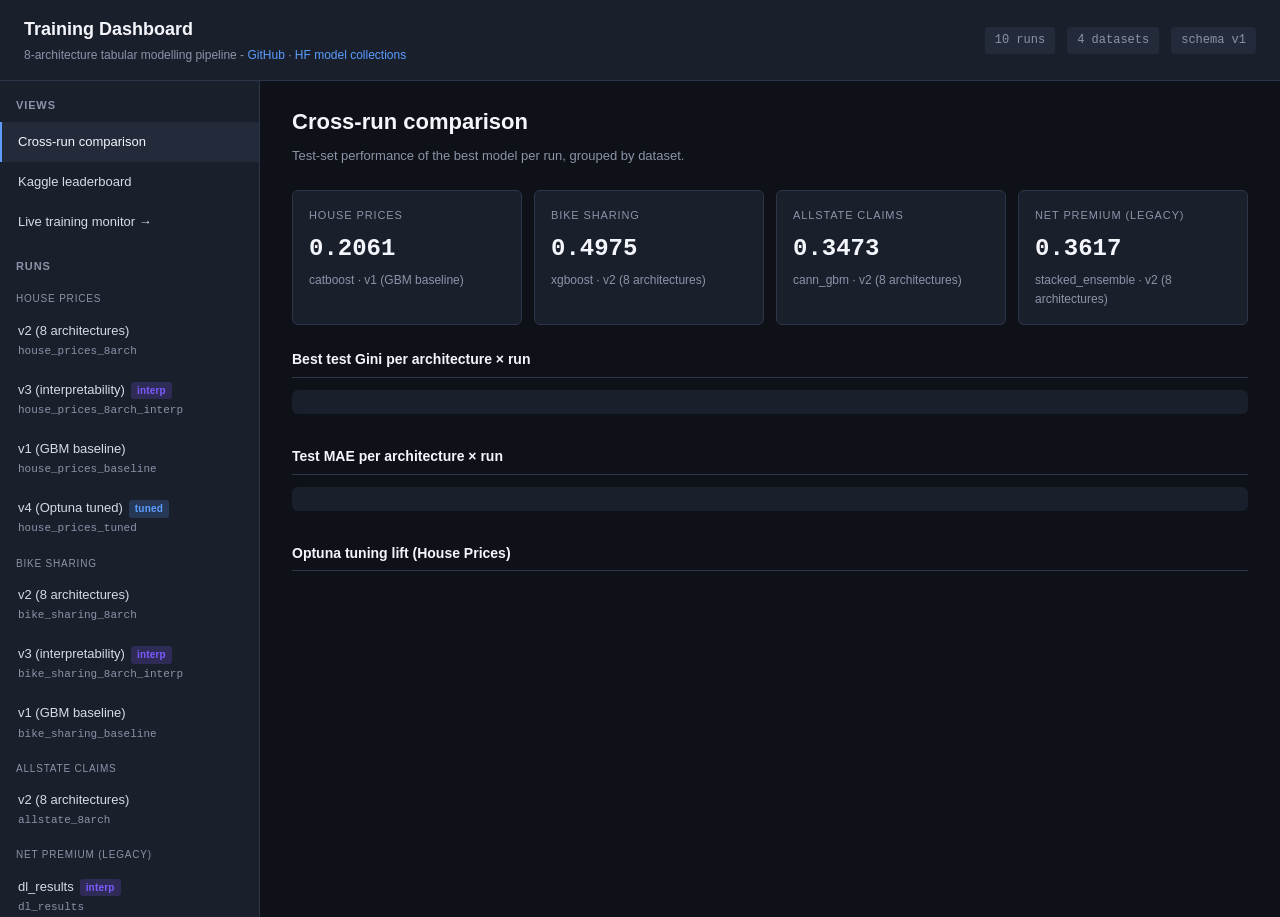
<file: dashboard/index.html>
<!DOCTYPE html>
<html lang="en">
<head>
  <meta charset="UTF-8" />
  <meta name="viewport" content="width=device-width, initial-scale=1.0" />
  <title>Tabular Modelling Pipeline - Training Dashboard</title>
  <link rel="stylesheet" href="style.css" />
  <script src="https://cdn.plot.ly/plotly-3.0.1.min.js" charset="utf-8"></script>
</head>
<body>
  <header class="topbar">
    <div class="title-wrap">
      <h1>Training Dashboard</h1>
      <p class="subtitle">8-architecture tabular modelling pipeline -
        <a href="https://github.com/timothy22000/tabular_data_modelling_pipeline" target="_blank">GitHub</a> ·
        <a href="https://huggingface.co/t22000t" target="_blank">HF model collections</a>
      </p>
    </div>
    <div class="meta-wrap">
      <span class="meta-item" id="meta-n-runs">- runs</span>
      <span class="meta-item" id="meta-datasets">- datasets</span>
      <span class="meta-item" id="meta-best-model"></span>
    </div>
  </header>

  <main class="layout">
    <aside class="sidebar">
      <h2 class="sidebar-heading">Views</h2>
      <ul class="view-list" id="view-list">
        <li class="view-item active" data-view="compare">Cross-run comparison</li>
        <li class="view-item" data-view="kaggle">Kaggle leaderboard</li>
        <li class="view-item"><a href="live.html" style="color:inherit; display:block;">Live training monitor →</a></li>
      </ul>
      <h2 class="sidebar-heading">Runs</h2>
      <ul class="run-list" id="run-list"></ul>
      <div class="sidebar-footer">
        <p>Refresh data:</p>
        <code>python scripts/build_dashboard.py</code>
      </div>
    </aside>

    <section class="content" id="content">
      <div class="loading">Loading runs.json...</div>
    </section>
  </main>

  <script src="app.js"></script>
</body>
</html>
</file>
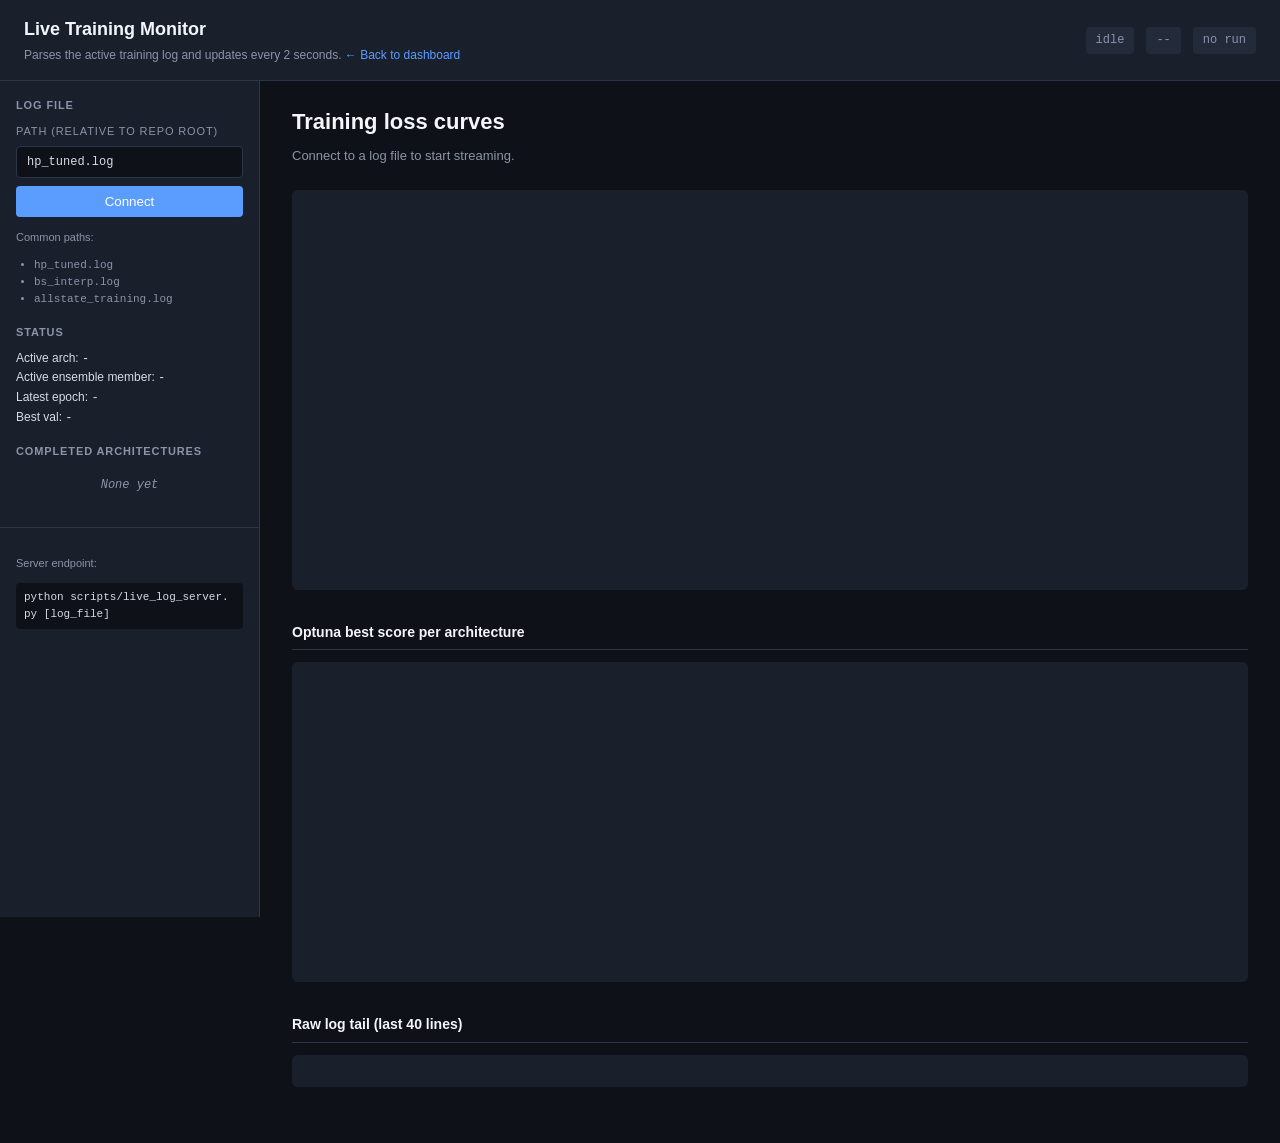
<file: dashboard/live.html>
<!DOCTYPE html>
<html lang="en">
<head>
  <meta charset="UTF-8" />
  <meta name="viewport" content="width=device-width, initial-scale=1.0" />
  <title>Live Training Monitor - Tabular Pipeline</title>
  <link rel="stylesheet" href="style.css" />
  <script src="https://cdn.plot.ly/plotly-3.0.1.min.js" charset="utf-8"></script>
</head>
<body>
  <header class="topbar">
    <div class="title-wrap">
      <h1>Live Training Monitor</h1>
      <p class="subtitle">
        Parses the active training log and updates every 2 seconds.
        <a href="index.html">← Back to dashboard</a>
      </p>
    </div>
    <div class="meta-wrap">
      <span class="meta-item" id="meta-status">idle</span>
      <span class="meta-item" id="meta-elapsed">--</span>
      <span class="meta-item" id="meta-arch">no run</span>
    </div>
  </header>

  <main class="layout">
    <aside class="sidebar">
      <h2 class="sidebar-heading">Log file</h2>
      <div style="padding: 0 16px;">
        <label style="font-size:11px; color:var(--text-dim); text-transform:uppercase; letter-spacing:0.08em; display:block; margin-bottom:6px;">
          Path (relative to repo root)
        </label>
        <input id="log-path-input" type="text" value="hp_tuned.log"
               style="width:100%; box-sizing:border-box; padding:8px 10px; background:var(--bg);
                      border:1px solid var(--border); border-radius:4px;
                      color:var(--text); font-family:var(--font-mono); font-size:12px;" />
        <button id="connect-btn"
                style="margin-top:8px; width:100%; padding:8px;
                       background:var(--accent); color:white; border:none;
                       border-radius:4px; cursor:pointer; font-weight:500;">
          Connect
        </button>
        <p style="font-size:11px; color:var(--text-dim); margin-top:12px;">
          Common paths:
        </p>
        <ul style="font-family:var(--font-mono); font-size:11px; padding-left:18px; color:var(--text-dim); margin:4px 0;">
          <li>hp_tuned.log</li>
          <li>bs_interp.log</li>
          <li>allstate_training.log</li>
        </ul>
      </div>

      <h2 class="sidebar-heading">Status</h2>
      <div id="status-summary" style="padding: 0 16px; font-size:12px;">
        <div>Active arch: <code id="active-arch">-</code></div>
        <div>Active ensemble member: <code id="active-member">-</code></div>
        <div>Latest epoch: <code id="latest-epoch">-</code></div>
        <div>Best val: <code id="best-val">-</code></div>
      </div>

      <h2 class="sidebar-heading">Completed architectures</h2>
      <div id="completed-list" style="padding: 0 16px; font-family:var(--font-mono); font-size:12px;">
        <div class="empty" style="padding:8px 0;">None yet</div>
      </div>

      <div class="sidebar-footer">
        <p>Server endpoint:</p>
        <code>python scripts/live_log_server.py [log_file]</code>
      </div>
    </aside>

    <section class="content">
      <h2 class="section-title">Training loss curves</h2>
      <p class="section-sub" id="curve-sub">
        Connect to a log file to start streaming.
      </p>
      <div class="section-block">
        <div id="loss-chart" class="chart" style="min-height: 400px;"></div>
      </div>
      <div class="section-block">
        <h3>Optuna best score per architecture</h3>
        <div id="optuna-chart" class="chart" style="min-height: 320px;"></div>
      </div>
      <div class="section-block">
        <h3>Raw log tail (last 40 lines)</h3>
        <pre id="log-tail"
             style="background:var(--bg-elev); padding:16px; border-radius:6px;
                    font-family:var(--font-mono); font-size:11px; color:var(--text-dim);
                    overflow-x:auto; white-space:pre-wrap;
                    max-height: 480px; overflow-y:auto;"></pre>
      </div>
    </section>
  </main>

  <script src="live.js"></script>
</body>
</html>
</file>
<file: dashboard/style.css>
/* ---------------------------------------------------------------------
   Tabular Modelling Pipeline - Training Dashboard
   --------------------------------------------------------------------- */

:root {
  --bg: #0e1117;
  --bg-elev: #1a1f2c;
  --bg-elev-2: #232a3a;
  --border: #2d3548;
  --text: #d6dbe5;
  --text-dim: #8b94a8;
  --text-bright: #f4f6fb;
  --accent: #5b9dff;
  --accent-2: #7c5cff;
  --success: #4ade80;
  --warn: #fbbf24;
  --danger: #f87171;
  --font-mono: ui-monospace, SFMono-Regular, "SF Mono", Menlo, Consolas, monospace;
}

* {
  box-sizing: border-box;
}

html, body {
  margin: 0;
  padding: 0;
  font-family: -apple-system, BlinkMacSystemFont, "Segoe UI", Roboto, sans-serif;
  background: var(--bg);
  color: var(--text);
  font-size: 14px;
  line-height: 1.55;
}

a {
  color: var(--accent);
  text-decoration: none;
}
a:hover {
  text-decoration: underline;
}

.topbar {
  display: flex;
  align-items: center;
  justify-content: space-between;
  padding: 16px 24px;
  background: var(--bg-elev);
  border-bottom: 1px solid var(--border);
  position: sticky;
  top: 0;
  z-index: 10;
}
.topbar h1 {
  margin: 0;
  font-size: 18px;
  font-weight: 600;
  color: var(--text-bright);
}
.subtitle {
  margin: 2px 0 0 0;
  font-size: 12px;
  color: var(--text-dim);
}
.meta-wrap {
  display: flex;
  gap: 12px;
}
.meta-item {
  padding: 4px 10px;
  background: var(--bg-elev-2);
  border-radius: 4px;
  font-family: var(--font-mono);
  font-size: 12px;
  color: var(--text-dim);
}

.layout {
  display: grid;
  grid-template-columns: 260px 1fr;
  min-height: calc(100vh - 64px);
}

.sidebar {
  background: var(--bg-elev);
  border-right: 1px solid var(--border);
  padding: 16px 0;
  overflow-y: auto;
  position: sticky;
  top: 64px;
  height: calc(100vh - 64px);
}
.sidebar-heading {
  font-size: 11px;
  text-transform: uppercase;
  letter-spacing: 0.08em;
  color: var(--text-dim);
  margin: 16px 16px 8px 16px;
  font-weight: 600;
}
.sidebar-heading:first-child { margin-top: 0; }

.view-list, .run-list {
  list-style: none;
  margin: 0;
  padding: 0;
}
.view-item, .run-item {
  padding: 10px 16px;
  cursor: pointer;
  font-size: 13px;
  transition: background 0.1s;
  border-left: 2px solid transparent;
}
.view-item:hover, .run-item:hover {
  background: var(--bg-elev-2);
}
.view-item.active, .run-item.active {
  background: var(--bg-elev-2);
  border-left-color: var(--accent);
  color: var(--text-bright);
}
.run-item-sub {
  display: block;
  font-size: 11px;
  color: var(--text-dim);
  margin-top: 2px;
  font-family: var(--font-mono);
}
.badge {
  display: inline-block;
  padding: 1px 6px;
  border-radius: 3px;
  font-size: 10px;
  font-weight: 600;
  margin-left: 6px;
  letter-spacing: 0.02em;
}
.badge-tuned { background: #5b9dff33; color: var(--accent); }
.badge-interp { background: #7c5cff33; color: var(--accent-2); }

.sidebar-footer {
  padding: 16px;
  margin-top: 24px;
  border-top: 1px solid var(--border);
  font-size: 11px;
  color: var(--text-dim);
}
.sidebar-footer code {
  display: block;
  margin-top: 6px;
  padding: 6px 8px;
  background: var(--bg);
  border-radius: 4px;
  font-family: var(--font-mono);
  word-break: break-all;
  color: var(--text);
}

.content {
  padding: 24px 32px;
  overflow-y: auto;
}
.loading {
  text-align: center;
  color: var(--text-dim);
  margin-top: 80px;
  font-size: 14px;
}

h2.section-title {
  font-size: 22px;
  font-weight: 600;
  color: var(--text-bright);
  margin: 0 0 6px 0;
}
.section-sub {
  font-size: 13px;
  color: var(--text-dim);
  margin: 0 0 24px 0;
}
.section-block {
  margin-bottom: 32px;
}
.section-block h3 {
  font-size: 14px;
  font-weight: 600;
  color: var(--text-bright);
  margin: 0 0 12px 0;
  padding-bottom: 6px;
  border-bottom: 1px solid var(--border);
}

table.metrics {
  width: 100%;
  border-collapse: collapse;
  font-family: var(--font-mono);
  font-size: 12px;
  background: var(--bg-elev);
  border-radius: 6px;
  overflow: hidden;
}
table.metrics thead {
  background: var(--bg-elev-2);
}
table.metrics th, table.metrics td {
  padding: 8px 12px;
  text-align: right;
  border-bottom: 1px solid var(--border);
}
table.metrics th:first-child, table.metrics td:first-child {
  text-align: left;
  color: var(--text-bright);
  font-weight: 500;
}
table.metrics th {
  font-weight: 500;
  color: var(--text-dim);
  font-size: 11px;
  text-transform: uppercase;
  letter-spacing: 0.04em;
}
table.metrics tr:last-child td {
  border-bottom: none;
}
table.metrics tr:hover td {
  background: var(--bg-elev-2);
}
.metric-best {
  color: var(--success);
  font-weight: 600;
}
.metric-worst {
  color: var(--danger);
}

.chart {
  background: var(--bg-elev);
  border-radius: 6px;
  padding: 12px;
  margin-bottom: 16px;
}

.run-grid {
  display: grid;
  grid-template-columns: 1fr 1fr;
  gap: 16px;
  margin-bottom: 24px;
}

.kpi-card {
  background: var(--bg-elev);
  border: 1px solid var(--border);
  border-radius: 6px;
  padding: 16px;
}
.kpi-card .kpi-label {
  font-size: 11px;
  text-transform: uppercase;
  letter-spacing: 0.08em;
  color: var(--text-dim);
  margin-bottom: 6px;
}
.kpi-card .kpi-value {
  font-size: 24px;
  font-weight: 600;
  color: var(--text-bright);
  font-family: var(--font-mono);
}
.kpi-card .kpi-sub {
  font-size: 12px;
  color: var(--text-dim);
  margin-top: 4px;
}

.kpi-row {
  display: grid;
  grid-template-columns: repeat(4, 1fr);
  gap: 12px;
  margin-bottom: 24px;
}

.tag {
  display: inline-block;
  padding: 2px 8px;
  background: var(--bg-elev-2);
  border-radius: 3px;
  font-size: 11px;
  color: var(--text-dim);
  font-family: var(--font-mono);
  margin-right: 6px;
}

.empty {
  color: var(--text-dim);
  font-style: italic;
  padding: 24px;
  text-align: center;
}
</file>
